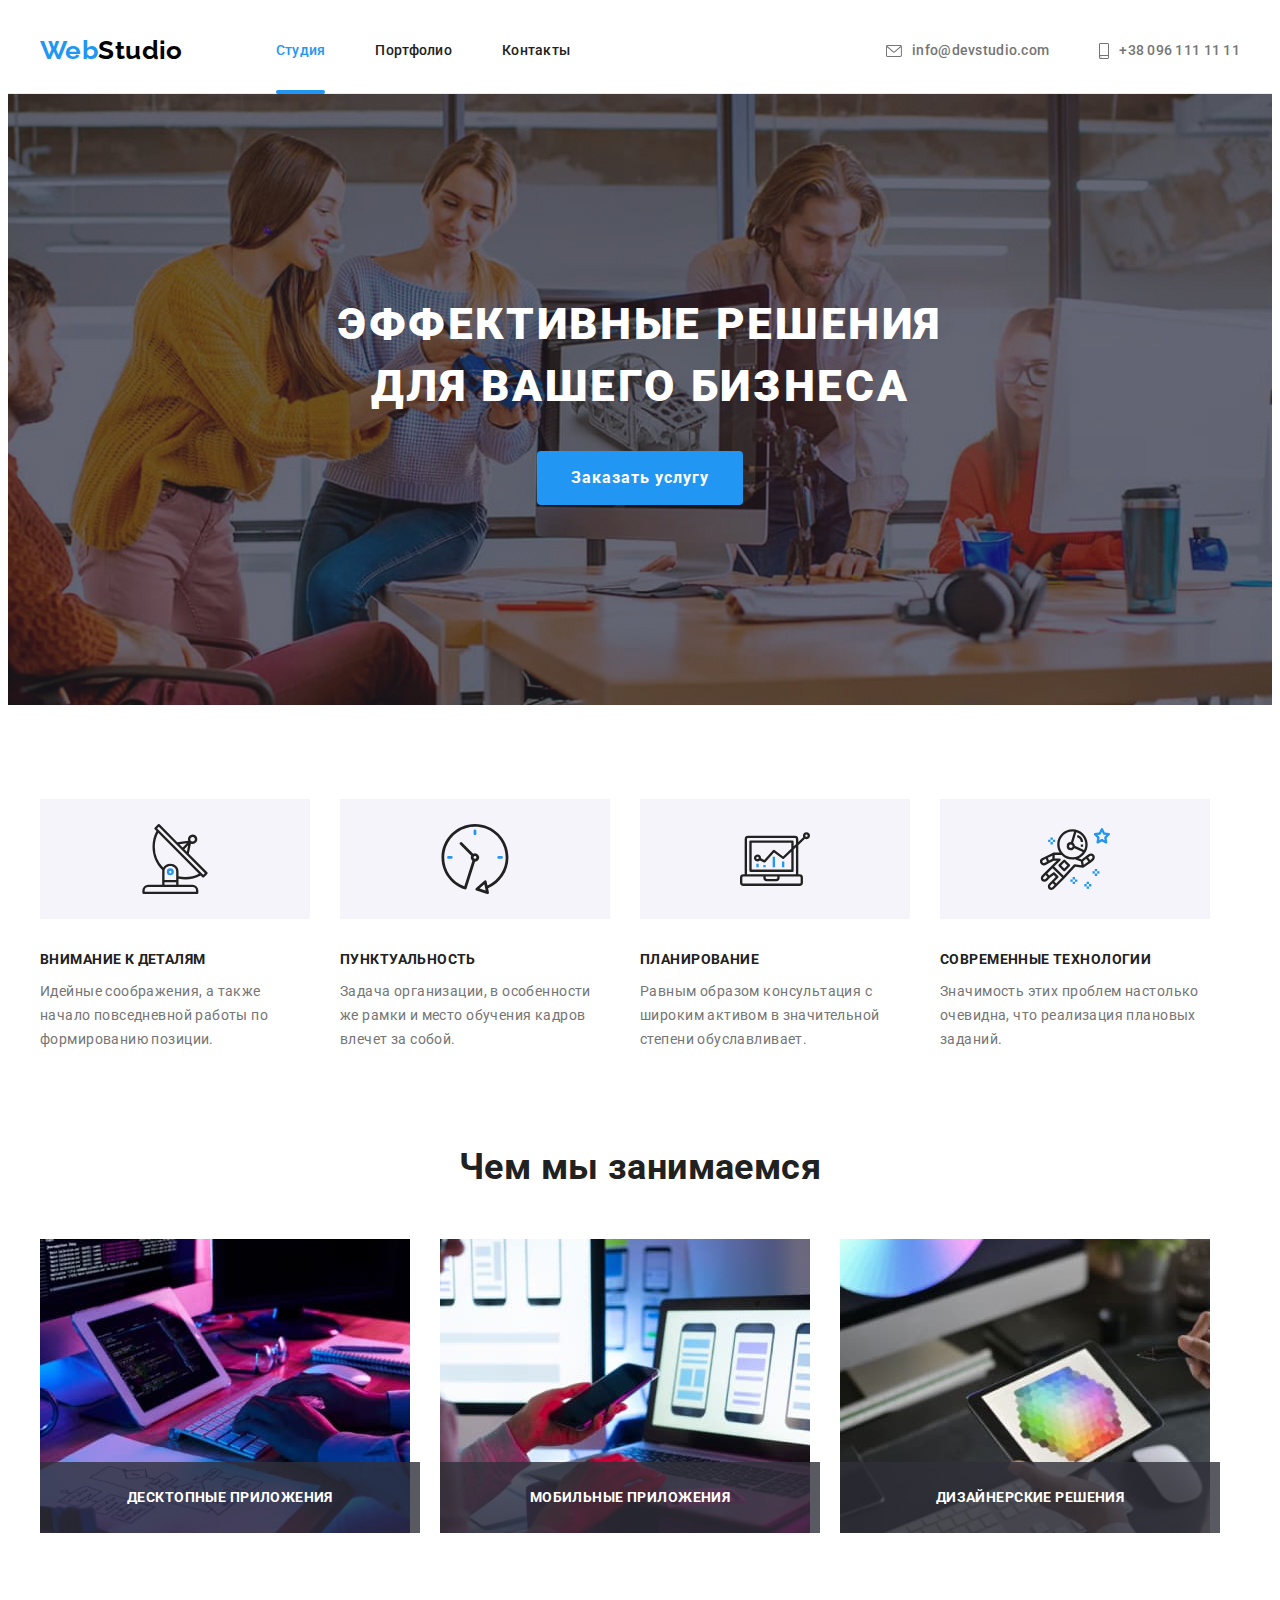
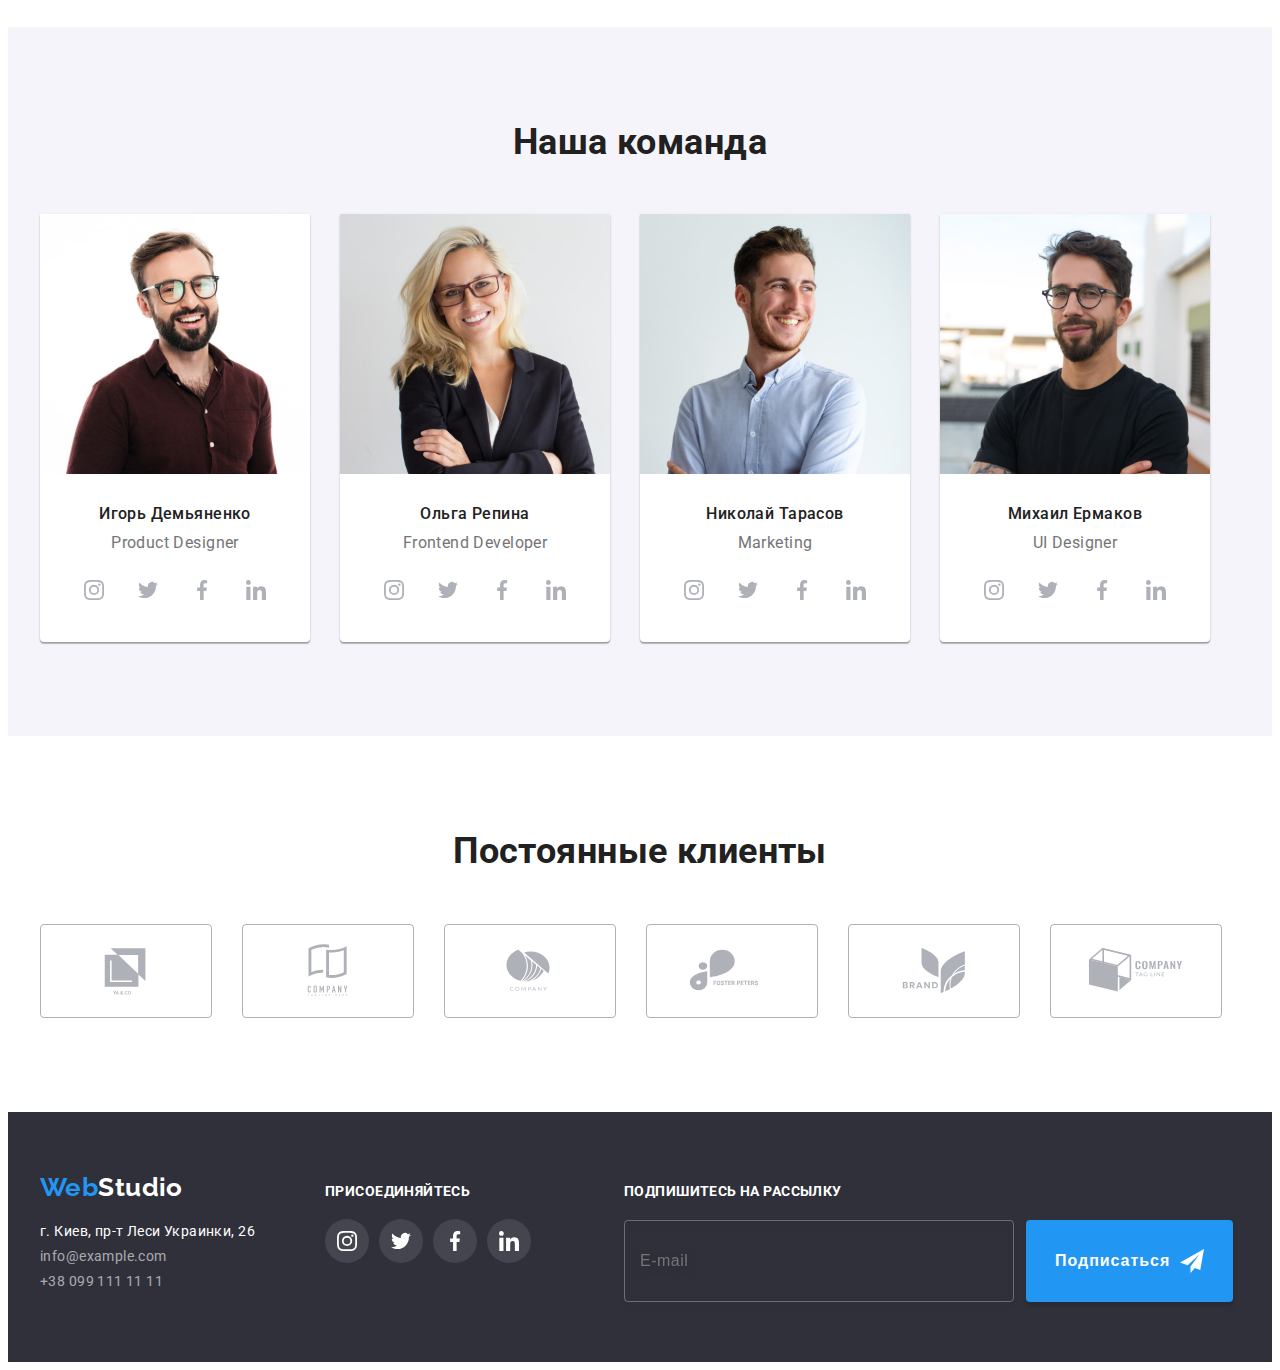
<file: index.html>
<!DOCTYPE html>
<html lang="ru">
  <head>
    <meta charset="UTF-8" />
    <meta http-equiv="X-UA-Compatible" content="IE=edge" />
    <meta name="viewport" content="width=device-width, initial-scale=1.0" />
    <title>Студія</title>
    <link rel="preconnect" href="https://fonts.googleapis.com" />
    <link rel="preconnect" href="https://fonts.gstatic.com" crossorigin />
    <link
      href="https://fonts.googleapis.com/css2?family=Raleway:wght@700&family=Roboto:wght@400;500;700;900&display=swap"
      rel="stylesheet"
    />
    <link
      rel="stylesheet"
      href="https://cdnjs.cloudflare.com/ajax/libs/modern-normalize/1.1.0/modern-normalize.min.css"
      integrity="sha512-wpPYUAdjBVSE4KJnH1VR1HeZfpl1ub8YT/NKx4PuQ5NmX2tKuGu6U/JRp5y+Y8XG2tV+wKQpNHVUX03MfMFn9Q=="
      crossorigin="anonymous"
      referrerpolicy="no-referrer"
    />
    <link rel="stylesheet" href="./css/styles.css" />
  </head>
  <body>
    <header class="page-header">
      <div class="container">
        <nav>
          <a href="./index.html" lang="en" class="link logo"
            ><span class="logo-accent">Web</span><span class="logo-main">Studio</span></a
          >
          <ul class="list site-nav">
            <li class="item"><a href="./index.html" class="link current">Студия</a></li>
            <li class="item"><a href="./portfolio.html" class="link">Портфолио</a></li>
            <li class="item"><a href="#" class="link">Контакты</a></li>
          </ul>
        </nav>

        <ul class="list contact-nav">
          <li class="item">
            <a href="mailto:info@devstudio.com" class="link"
              ><svg width="16" height="12 " class="icon-nav">
                <use href="./images/icons.svg#icon-mail"></use></svg
              >info@devstudio.com</a
            >
          </li>
          <li class="item">
            <a href="tel:+380961111111" class="link"
              ><svg width="10" height="16 " class="icon-nav">
                <use href="./images/icons.svg#icon-phone"></use></svg
              >+38 096 111 11 11</a
            >
          </li>
        </ul>
      </div>
    </header>

    <main>
      <section class="hero">
        <h1 class="hero-title">Эффективные решения для вашего бизнеса</h1>
        <button type="button" class="button" data-modal-open>Заказать услугу</button>
      </section>

      <section class="benefits section">
        <div class="container">
          <h2 class="visually-hidden">Наши преимущества</h2>
          <ul class="list">
            <li class="item">
              <div class="benefits-icon">
                <svg height="70" width="70">
                  <use href="./images/icons.svg#icon-antenna"></use>
                </svg>
              </div>
              <h3 class="title">Внимание к деталям</h3>
              <p class="text">
                Идейные соображения, а также начало повседневной работы по формированию позиции.
              </p>
            </li>
            <li class="item">
              <div class="benefits-icon">
                <svg height="70" width="70">
                  <use href="./images/icons.svg#icon-clock"></use>
                </svg>
              </div>
              <h3 class="title">Пунктуальность</h3>
              <p class="text">
                Задача организации, в особенности же рамки и место обучения кадров влечет за собой.
              </p>
            </li>
            <li class="item">
              <div class="benefits-icon">
                <svg height="70" width="70">
                  <use href="./images/icons.svg#icon-diagram"></use>
                </svg>
              </div>
              <h3 class="title">Планирование</h3>
              <p class="text">
                Равным образом консультация с широким активом в значительной степени обуславливает.
              </p>
            </li>
            <li class="item">
              <div class="benefits-icon">
                <svg height="70" width="70">
                  <use href="./images/icons.svg#icon-astronaut"></use>
                </svg>
              </div>
              <h3 class="title">Современные технологии</h3>
              <p class="text">
                Значимость этих проблем настолько очевидна, что реализация плановых заданий.
              </p>
            </li>
          </ul>
        </div>
      </section>

      <section class="about-us section">
        <div class="container">
          <h2 class="title">Чем мы занимаемся</h2>
          <ul class="list">
            <li class="item">
              <img src="./images/img-1.jpg" alt="Программист пишет код" width="370" height="294" />
              <p class="text">Десктопные приложения</p>
            </li>
            <li class="item">
              <img
                src="./images/img-2.jpg"
                alt="Дизайнер разрабатывает мобильный дизайн"
                width="370"
                height="294"
              />
              <p class="text">Мобильные приложения</p>
            </li>
            <li class="item">
              <img
                src="./images/img-3.jpg"
                alt="Дизайнер выбирает цвет на планшете"
                width="370"
                height="294"
              />
              <p class="text">Дизайнерские решения</p>
            </li>
          </ul>
        </div>
      </section>

      <section class="command section">
        <div class="container">
          <h2 class="title">Наша команда</h2>
          <ul class="list">
            <li class="command-card">
              <img
                src="./images/photo-1.jpg"
                alt="Игоря Демьяненко, фото"
                width="270"
                height="260"
                class="photo"
              />
              <h3 class="title">Игорь Демьяненко</h3>
              <p class="text">Product Designer</p>
              <ul class="command-social list">
                <li class="command-icon-box">
                  <a href="https://www.instagram.com/" class="command-icon-link link"
                    ><svg width="20" height="20" class="command-icon">
                      <use href="./images/icons.svg#icon-instagram"></use></svg
                  ></a>
                </li>
                <li class="command-icon-box">
                  <a href="https://twitter.com/" class="command-icon-link link"
                    ><svg width="20" height="20" class="command-icon">
                      <use href="./images/icons.svg#icon-twitter"></use></svg
                  ></a>
                </li>
                <li class="command-icon-box">
                  <a href="https://www.facebook.com/" class="command-icon-link link"
                    ><svg width="20" height="20" class="command-icon">
                      <use href="./images/icons.svg#icon-facebook"></use></svg
                  ></a>
                </li>
                <li class="command-icon-box">
                  <a href="https://www.linkedin.com/" class="command-icon-link link"
                    ><svg width="20" height="20" class="command-icon">
                      <use href="./images/icons.svg#icon-linkedin"></use></svg
                  ></a>
                </li>
              </ul>
            </li>
            <li class="command-card">
              <img
                src="./images/photo-2.jpg"
                alt="Ольга Репина, фото"
                width="270"
                height="260"
                class="photo"
              />
              <h3 class="title">Ольга Репина</h3>
              <p class="text">Frontend Developer</p>
              <ul class="command-social list">
                <li class="command-icon-box">
                  <a href="https://www.instagram.com/" class="command-icon-link link"
                    ><svg width="20" height="20" class="command-icon">
                      <use href="./images/icons.svg#icon-instagram"></use></svg
                  ></a>
                </li>
                <li class="command-icon-box">
                  <a href="https://twitter.com/" class="command-icon-link link"
                    ><svg width="20" height="20" class="command-icon">
                      <use href="./images/icons.svg#icon-twitter"></use></svg
                  ></a>
                </li>
                <li class="command-icon-box">
                  <a href="https://www.facebook.com/" class="command-icon-link link"
                    ><svg width="20" height="20" class="command-icon">
                      <use href="./images/icons.svg#icon-facebook"></use></svg
                  ></a>
                </li>
                <li class="command-icon-box">
                  <a href="https://www.linkedin.com/" class="command-icon-link link"
                    ><svg width="20" height="20" class="command-icon">
                      <use href="./images/icons.svg#icon-linkedin"></use></svg
                  ></a>
                </li>
              </ul>
            </li>
            <li class="command-card">
              <img
                src="./images/photo-3.jpg"
                alt="Николай Тарасов, фото"
                width="270"
                height="260"
                class="photo"
              />
              <h3 class="title">Николай Тарасов</h3>
              <p class="text">Marketing</p>
              <ul class="command-social list">
                <li class="command-icon-box">
                  <a href="https://www.instagram.com/" class="command-icon-link link"
                    ><svg width="20" height="20" class="command-icon">
                      <use href="./images/icons.svg#icon-instagram"></use></svg
                  ></a>
                </li>
                <li class="command-icon-box">
                  <a href="https://twitter.com/" class="command-icon-link link"
                    ><svg width="20" height="20" class="command-icon">
                      <use href="./images/icons.svg#icon-twitter"></use></svg
                  ></a>
                </li>
                <li class="command-icon-box">
                  <a href="https://www.facebook.com/" class="command-icon-link link"
                    ><svg width="20" height="20" class="command-icon">
                      <use href="./images/icons.svg#icon-facebook"></use></svg
                  ></a>
                </li>
                <li class="command-icon-box">
                  <a href="https://www.linkedin.com/" class="command-icon-link link"
                    ><svg width="20" height="20" class="command-icon">
                      <use href="./images/icons.svg#icon-linkedin"></use></svg
                  ></a>
                </li>
              </ul>
            </li>
            <li class="command-card">
              <img
                src="./images/photo-4.jpg"
                alt="Михаил Ермаков, фото"
                width="270"
                height="260"
                class="photo"
              />
              <h3 class="title">Михаил Ермаков</h3>
              <p class="text">UI Designer</p>
              <ul class="command-social list">
                <li class="command-icon-box">
                  <a href="https://www.instagram.com/" class="command-icon-link link"
                    ><svg width="20" height="20" class="command-icon">
                      <use href="./images/icons.svg#icon-instagram"></use></svg
                  ></a>
                </li>
                <li class="command-icon-box">
                  <a href="https://twitter.com/" class="command-icon-link link"
                    ><svg width="20" height="20" class="command-icon">
                      <use href="./images/icons.svg#icon-twitter"></use></svg
                  ></a>
                </li>
                <li class="command-icon-box">
                  <a href="https://www.facebook.com/" class="command-icon-link link"
                    ><svg width="20" height="20" class="command-icon">
                      <use href="./images/icons.svg#icon-facebook"></use></svg
                  ></a>
                </li>
                <li class="command-icon-box">
                  <a href="https://www.linkedin.com/" class="command-icon-link link"
                    ><svg width="20" height="20" class="command-icon">
                      <use href="./images/icons.svg#icon-linkedin"></use></svg
                  ></a>
                </li>
              </ul>
            </li>
          </ul>
        </div>
      </section>

      <section class="clients section">
        <h2 class="title">Постоянные клиенты</h2>

        <div class="container">
          <ul class="list clients">
            <li class="clients-icon-box">
              <a href="#" class="clients-icon-link link"
                ><svg width="106" height="60" class="clients-icon">
                  <use href="./images/icons.svg#icon-logo-1"></use></svg
              ></a>
            </li>
            <li class="clients-icon-box">
              <a href="#" class="clients-icon-link link"
                ><svg width="106" height="60" class="clients-icon">
                  <use href="./images/icons.svg#icon-logo-2"></use></svg
              ></a>
            </li>
            <li class="clients-icon-box">
              <a href="#" class="clients-icon-link link"
                ><svg width="106" height="60" class="clients-icon">
                  <use href="./images/icons.svg#icon-logo-3"></use></svg
              ></a>
            </li>
            <li class="clients-icon-box">
              <a href="#" class="clients-icon-link link"
                ><svg width="106" height="60" class="clients-icon">
                  <use href="./images/icons.svg#icon-logo-4"></use></svg
              ></a>
            </li>
            <li class="clients-icon-box">
              <a href="#" class="clients-icon-link link"
                ><svg width="106" height="60" class="clients-icon">
                  <use href="./images/icons.svg#icon-logo-5"></use></svg
              ></a>
            </li>
            <li class="clients-icon-box">
              <a href="#" class="clients-icon-link link"
                ><svg width="106" height="60" class="clients-icon">
                  <use href="./images/icons.svg#icon-logo-6"></use></svg
              ></a>
            </li>
          </ul>
        </div>
      </section>
    </main>

    <footer class="footer">
      <div class="container">
        <div class="contact">
          <a href="#" lang="en" class="link logo"
            ><span class="logo-accent">Web</span><span class="logo-invert">Studio</span></a
          >
          <address class="footer-contacts">
            <ul class="list">
              <li class="item">
                <a href="https://bit.ly/3pXMvUd" class="link address"
                  >г. Киев, пр-т Леси Украинки, 26</a
                >
              </li>
              <li class="item">
                <a href="mailto:info@example.com" class="link">info@example.com</a>
              </li>
              <li class="item"><a href="tel:+380991111111" class="link">+38 099 111 11 11</a></li>
            </ul>
          </address>
        </div>

        <div class="social">
          <p class="title">присоединяйтесь</p>

          <ul class="social-list list">
            <li class="icon-box">
              <a href="https://www.instagram.com/" class="command-icon-link link"
                ><svg width="20" height="20" class="icon">
                  <use href="./images/icons.svg#icon-instagram"></use></svg
              ></a>
            </li>
            <li class="icon-box">
              <a href="https://twitter.com/" class="command-icon-link link"
                ><svg width="20" height="20" class="icon">
                  <use href="./images/icons.svg#icon-twitter"></use></svg
              ></a>
            </li>
            <li class="icon-box">
              <a href="https://www.facebook.com/" class="command-icon-link link"
                ><svg width="20" height="20" class="icon">
                  <use href="./images/icons.svg#icon-facebook"></use></svg
              ></a>
            </li>
            <li class="icon-box">
              <a href="https://www.linkedin.com/" class="command-icon-link link"
                ><svg width="20" height="20" class="icon">
                  <use href="./images/icons.svg#icon-linkedin"></use></svg
              ></a>
            </li>
          </ul>
        </div>

        <div class="subscribe">
          <p class="title subscribe-title">Подпишитесь на рассылку</p>
          <form class="subscribe-form">
            <input type="email" name="subscribe-mail" class="subscribe-mail" placeholder="E-mail" />
            <button type="submit" class="subscribe-button">
              <span class="subscribe-button-text">Подписаться</span
              ><svg width="24" height="24"><use href="./images/icons.svg#icon-send"></use></svg>
            </button>
          </form>
        </div>
      </div>
    </footer>
    <div class="overlay is-hidden" data-modal>
      <div class="modal">
        <button type="button" class="modal-close" data-modal-close>
          <svg width="11" height="11">
            <use href="./images/icons.svg#icon-close" class="close-icon"></use>
          </svg>
        </button>

        <p class="modal-title title">Оставьте свои данные, мы вам перезвоним</p>

        <form class="modal-form">
          <div class="modal-inputs">
            <div class="modal-field">
              <label for="user-name" class="modal-label">Имя</label>
              <div class="input-wrap">
                <input type="text" name="user-name" id="user-name" class="modal-input" />
                <svg class="input-icon" width="18" height="18">
                  <use href="./images/icons.svg#icon-user-name"></use>
                </svg>
              </div>
            </div>

            <div class="modal-field">
              <label for="user-phone" class="modal-label">Телефон</label>
              <div class="input-wrap">
                <input type="tel" name="user-phone" id="user-phone" class="modal-input" />
                <svg class="input-icon" width="18" height="18">
                  <use href="./images/icons.svg#icon-user-phone"></use>
                </svg>
              </div>
            </div>

            <div class="modal-field">
              <label for="user-mail" class="modal-label">Почта</label>
              <div class="input-wrap">
                <input type="email" name="user-mail" id="user-mail" class="modal-input" />
                <svg class="input-icon" width="18" height="18">
                  <use href="./images/icons.svg#icon-user-mail"></use>
                </svg>
              </div>
            </div>

            <div class="modal-field textarea">
              <label for="user-text" class="modal-label">Комментарий</label>
              <textarea
                name="user-text"
                id="user-text"
                class="input-textarea"
                placeholder="Введите текст"
              ></textarea>
            </div>
          </div>

          <div class="modal-field check">
            <input type="checkbox" name="policy" id="policy" class="visually-hidden input-check" />
            <label for="policy" class="check-text">
              <span>
                <svg class="check-icon" width="14" height="13">
                  <use href="./images/icons.svg#icon-check"></use>
                </svg>
              </span>
              Соглашаюсь с рассылкой и принимаю&nbsp
              <a href="#" class="offer-link">Условия договора</a>
            </label>
          </div>
          <div class="button-wrap">
            <button type="submit" class="modal-button">Отправить</button>
          </div>
        </form>
      </div>
    </div>

    <script src="./js/modal.js"></script>
  </body>
</html>
</file>
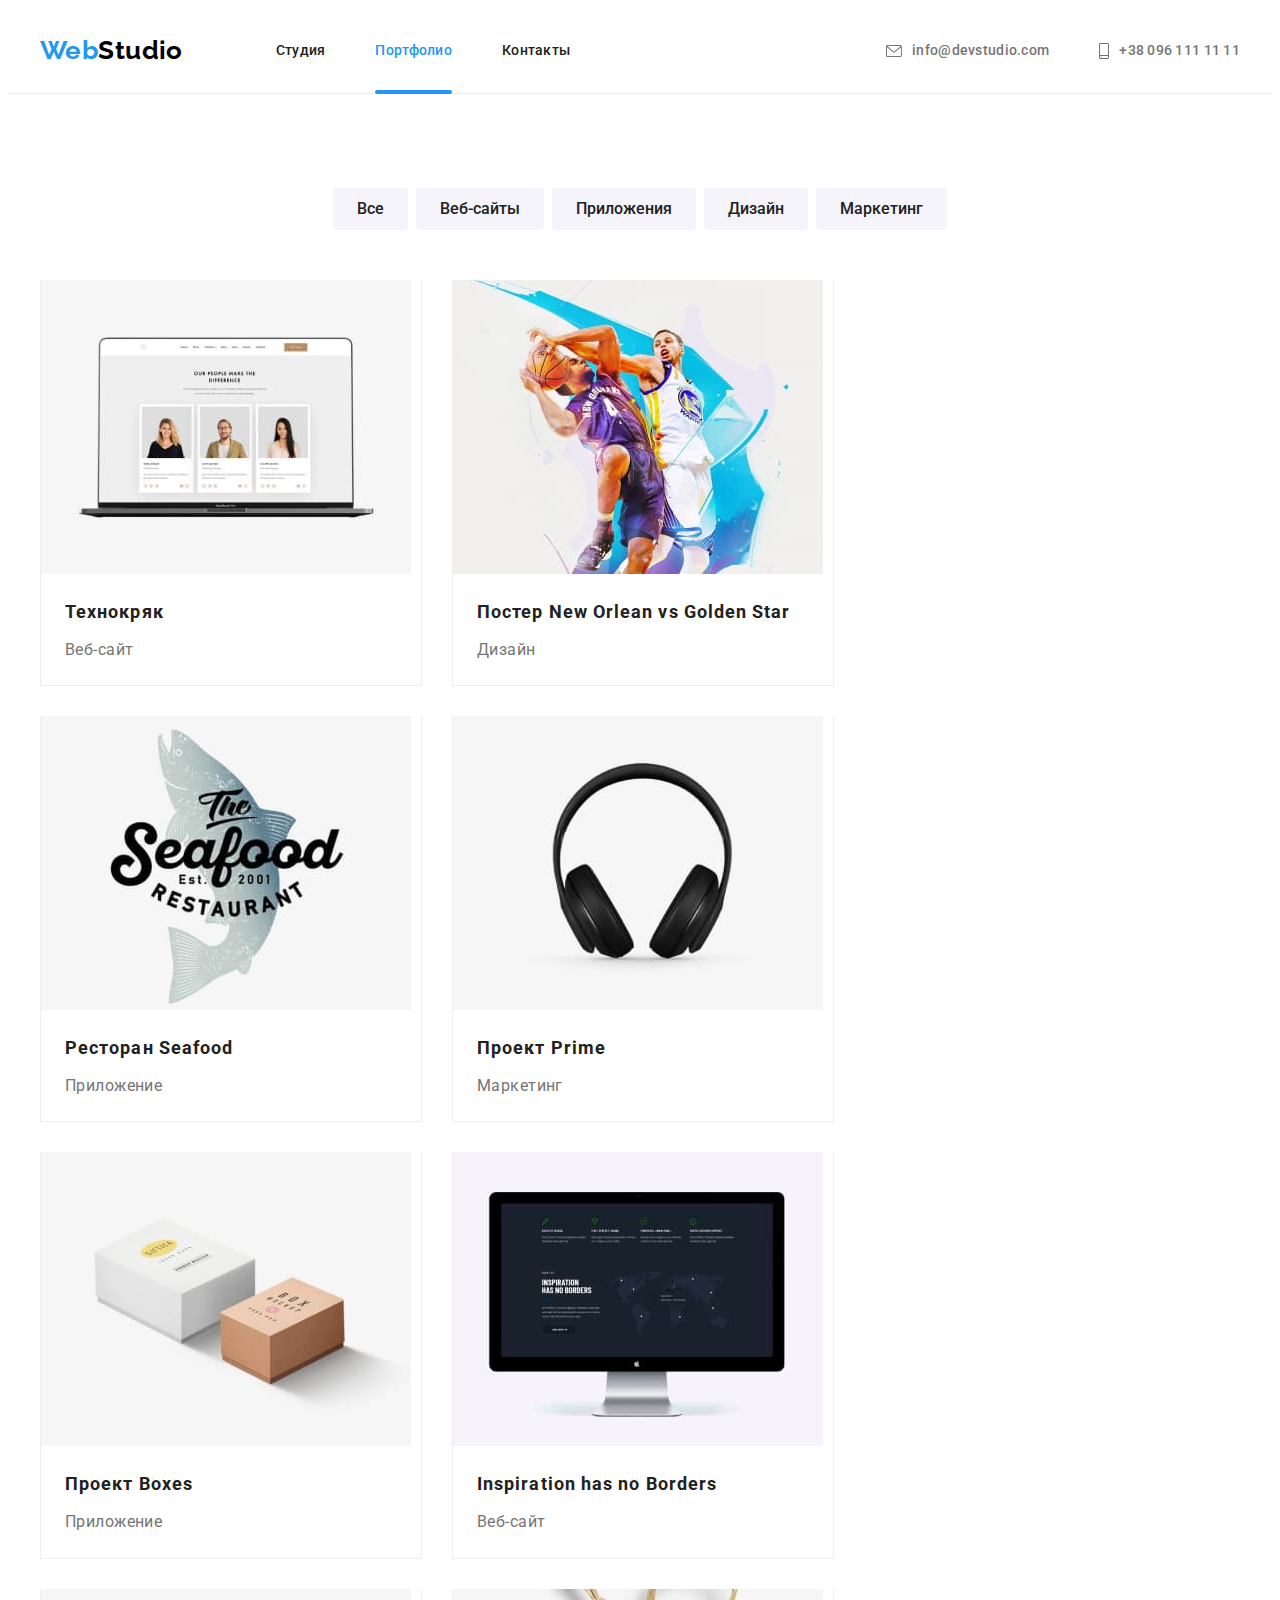
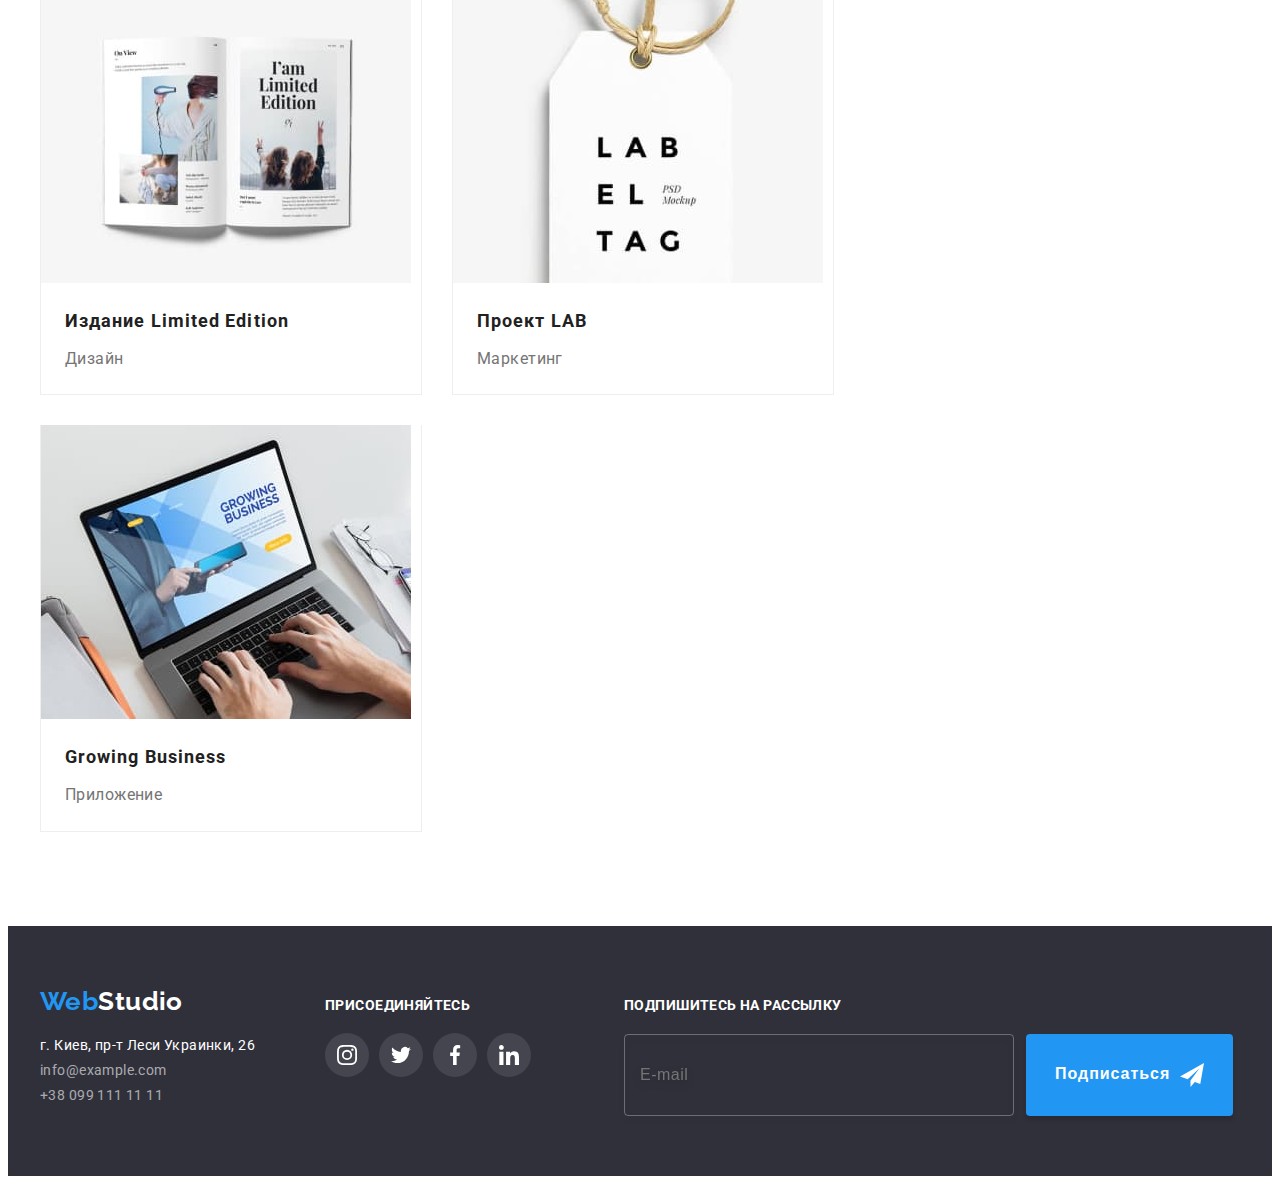
<file: portfolio.html>
<!DOCTYPE html>
<html lang="ru">
  <head>
    <meta charset="UTF-8" />
    <meta http-equiv="X-UA-Compatible" content="IE=edge" />
    <meta name="viewport" content="width=device-width, initial-scale=1.0" />
    <title>Портфоліо</title>
    <link rel="preconnect" href="https://fonts.googleapis.com" />
    <link rel="preconnect" href="https://fonts.gstatic.com" crossorigin />
    <link
      href="https://fonts.googleapis.com/css2?family=Raleway:wght@700&family=Roboto:wght@400;500;700;900&display=swap"
      rel="stylesheet"
    />
    <link
      rel="stylesheet"
      href="https://cdnjs.cloudflare.com/ajax/libs/modern-normalize/1.1.0/modern-normalize.min.css"
      integrity="sha512-wpPYUAdjBVSE4KJnH1VR1HeZfpl1ub8YT/NKx4PuQ5NmX2tKuGu6U/JRp5y+Y8XG2tV+wKQpNHVUX03MfMFn9Q=="
      crossorigin="anonymous"
      referrerpolicy="no-referrer"
    />
    <link rel="stylesheet" href="./css/styles.css" />
  </head>
  <body>
    <header class="page-header">
      <div class="container">
        <nav>
          <a href="./index.html" lang="en" class="link logo"
            ><span class="logo-accent">Web</span><span class="logo-main">Studio</span></a
          >
          <ul class="list site-nav">
            <li class="item"><a href="./index.html" class="link">Студия</a></li>
            <li class="item"><a href="./portfolio.html" class="link current">Портфолио</a></li>
            <li class="item"><a href="#" class="link">Контакты</a></li>
          </ul>
        </nav>

        <ul class="list contact-nav">
          <li class="item">
            <a href="mailto:info@devstudio.com" class="link"
              ><svg width="16" height="12 " class="icon-nav">
                <use href="./images/icons.svg#icon-mail"></use></svg
              >info@devstudio.com</a
            >
          </li>
          <li class="item">
            <a href="tel:+380961111111" class="link"
              ><svg width="10" height="16 " class="icon-nav">
                <use href="./images/icons.svg#icon-phone"></use></svg
              >+38 096 111 11 11</a
            >
          </li>
        </ul>
      </div>
    </header>

    <main>
      <section class="portfolio section">
        <div class="container">
          <h1 class="visually-hidden">Портфолио</h1>

          <ul class="list menu">
            <li class="item"><button class="button-menu">Все</button></li>
            <li class="item"><button class="button-menu">Веб-сайты</button></li>
            <li class="item"><button class="button-menu">Приложения</button></li>
            <li class="item"><button class="button-menu">Дизайн</button></li>
            <li class="item"><button class="button-menu">Маркетинг</button></li>
          </ul>

          <ul class="list cards">
            <li class="portfolio-card">
              <div class="wrapper">
                <img
                  src="./images/portfolio-img-1.jpg"
                  alt="Сайт Технокряк"
                  width="370"
                  class="img"
                />
                <p class="hidden-text text">
                  Ресурс предлагает комплексные предложения с разным уровнем функционала и сервисов.
                  Все это позволит посетителю получить исчерпывающие сведения о компании или частном
                  лице.
                </p>
              </div>
              <div class="content">
                <h2 class="title">Технокряк</h2>
                <p class="text">Веб-сайт</p>
              </div>
            </li>
            <li class="portfolio-card">
              <div class="wrapper">
                <img
                  src="./images/portfolio-img-2.jpg"
                  alt="Постер New Orlean vs Golden Star"
                  width="370"
                  class="img"
                />
                <p class="hidden-text text">
                  Ресурс предлагает комплексные предложения с разным уровнем функционала и сервисов.
                  Все это позволит посетителю получить исчерпывающие сведения о компании или частном
                  лице.
                </p>
              </div>
              <div class="content">
                <h2 class="title">Постер New Orlean vs Golden Star</h2>
                <p class="text">Дизайн</p>
              </div>
            </li>
            <li class="portfolio-card">
              <div class="wrapper">
                <img
                  src="./images/portfolio-img-3.jpg"
                  alt="Логотип ресторана Seafood"
                  width="370"
                  class="img"
                />
                <p class="hidden-text text">
                  Ресурс предлагает комплексные предложения с разным уровнем функционала и сервисов.
                  Все это позволит посетителю получить исчерпывающие сведения о компании или частном
                  лице.
                </p>
              </div>
              <div class="content">
                <h2 class="title">Ресторан Seafood</h2>
                <p class="text">Приложение</p>
              </div>
            </li>
            <li class="portfolio-card">
              <div class="wrapper">
                <img src="./images/portfolio-img-4.jpg" alt="Наушники" width="370" class="img" />
                <p class="hidden-text text">
                  Ресурс предлагает комплексные предложения с разным уровнем функционала и сервисов.
                  Все это позволит посетителю получить исчерпывающие сведения о компании или частном
                  лице.
                </p>
              </div>
              <div class="content">
                <h2 class="title">Проект Prime</h2>
                <p class="text">Маркетинг</p>
              </div>
            </li>
            <li class="portfolio-card">
              <div class="wrapper">
                <img src="./images/portfolio-img-5.jpg" alt="Коробки" width="370" class="img" />
                <p class="hidden-text text">
                  Ресурс предлагает комплексные предложения с разным уровнем функционала и сервисов.
                  Все это позволит посетителю получить исчерпывающие сведения о компании или частном
                  лице.
                </p>
              </div>
              <div class="content">
                <h2 class="title">Проект Boxes</h2>
                <p class="text">Приложение</p>
              </div>
            </li>
            <li class="portfolio-card">
              <div class="wrapper">
                <img
                  src="./images/portfolio-img-6.jpg"
                  alt="Веб-сайт Inspiration has no Borders"
                  width="370"
                  class="img"
                />
                <p class="hidden-text text">
                  Ресурс предлагает комплексные предложения с разным уровнем функционала и сервисов.
                  Все это позволит посетителю получить исчерпывающие сведения о компании или частном
                  лице.
                </p>
              </div>
              <div class="content">
                <h2 class="title">Inspiration has no Borders</h2>
                <p class="text">Веб-сайт</p>
              </div>
            </li>
            <li class="portfolio-card">
              <div class="wrapper">
                <img
                  src="./images/portfolio-img-7.jpg"
                  alt="Издание Limited Edition"
                  width="370"
                  class="img"
                />
                <p class="hidden-text text">
                  Ресурс предлагает комплексные предложения с разным уровнем функционала и сервисов.
                  Все это позволит посетителю получить исчерпывающие сведения о компании или частном
                  лице.
                </p>
              </div>
              <div class="content">
                <h2 class="title">Издание Limited Edition</h2>
                <p class="text">Дизайн</p>
              </div>
            </li>
            <li class="portfolio-card">
              <div class="wrapper">
                <img
                  src="./images/portfolio-img-8.jpg"
                  alt="Бирка LAB EL TAG"
                  width="370"
                  class="img"
                />
                <p class="hidden-text text">
                  Ресурс предлагает комплексные предложения с разным уровнем функционала и сервисов.
                  Все это позволит посетителю получить исчерпывающие сведения о компании или частном
                  лице.
                </p>
              </div>
              <div class="content">
                <h2 class="title">Проект LAB</h2>
                <p class="text">Маркетинг</p>
              </div>
            </li>
            <li class="portfolio-card">
              <div class="wrapper">
                <img
                  src="./images/portfolio-img-9.jpg"
                  alt="Приложение Growing Business"
                  width="370"
                  class="img"
                />
                <p class="hidden-text text">
                  Ресурс предлагает комплексные предложения с разным уровнем функционала и сервисов.
                  Все это позволит посетителю получить исчерпывающие сведения о компании или частном
                  лице.
                </p>
              </div>
              <div class="content">
                <h2 class="title">Growing Business</h2>
                <p class="text">Приложение</p>
              </div>
            </li>
          </ul>
        </div>
      </section>
    </main>

    <footer class="footer">
      <div class="container">
        <div class="contact">
          <a href="#" lang="en" class="link logo"
            ><span class="logo-accent">Web</span><span class="logo-invert">Studio</span></a
          >
          <address class="footer-contacts">
            <ul class="list">
              <li class="item">
                <a href="https://bit.ly/3pXMvUd" class="link address"
                  >г. Киев, пр-т Леси Украинки, 26</a
                >
              </li>
              <li class="item">
                <a href="mailto:info@example.com" class="link">info@example.com</a>
              </li>
              <li class="item"><a href="tel:+380991111111" class="link">+38 099 111 11 11</a></li>
            </ul>
          </address>
        </div>

        <div class="social">
          <p class="title">присоединяйтесь</p>

          <ul class="social-list list">
            <li class="icon-box">
              <a href="https://www.instagram.com/" class="command-icon-link link"
                ><svg width="20" height="20" class="icon">
                  <use href="./images/icons.svg#icon-instagram"></use></svg
              ></a>
            </li>
            <li class="icon-box">
              <a href="https://twitter.com/" class="command-icon-link link"
                ><svg width="20" height="20" class="icon">
                  <use href="./images/icons.svg#icon-twitter"></use></svg
              ></a>
            </li>
            <li class="icon-box">
              <a href="https://www.facebook.com/" class="command-icon-link link"
                ><svg width="20" height="20" class="icon">
                  <use href="./images/icons.svg#icon-facebook"></use></svg
              ></a>
            </li>
            <li class="icon-box">
              <a href="https://www.linkedin.com/" class="command-icon-link link"
                ><svg width="20" height="20" class="icon">
                  <use href="./images/icons.svg#icon-linkedin"></use></svg
              ></a>
            </li>
          </ul>
        </div>

        <div class="subscribe">
          <p class="title subscribe-title">Подпишитесь на рассылку</p>
          <form class="subscribe-form">
            <input type="email" name="subscribe-mail" class="subscribe-mail" placeholder="E-mail">
            <button type="submit" class="subscribe-button"><span class="subscribe-button-text">Подписаться</span><svg width="24" height="24"><use href="./images/icons.svg#icon-send"></use></svg></button>
          </form>
        </div>
      </div>
    </footer>
  </body>
</html>
</file>
<file: css/styles.css>
/* Переменные */

:root {
  --primary-background-color: #ffffff;
  --secondary-background-color: #f5f4fa;
  --primary-text-color: #757575;
  --secondary-text-color: #212121;
  --accent: #2196f3;
  --button-hover: #188ce8;
  --logo-color: #000000;
  --input-text-color: #000000;
  --invert-text-color: #ffffff;
  --third-text-color: rgba(255, 255, 255, 0.6);
  --third-background-color: #2f303a;
  --header-border: #ececec;
  --card-set-gap: 30px;
  --icon-color: #afb1b8;
  --main-transition: 250ms cubic-bezier(0.4, 0, 0.2, 1);
}

/* Общие стили и стили для сброса */
body {
  font-family: 'Roboto', sans-serif;
  background-color: var(--primary-background-color);
  color: var(--primary-text-color);
  font-size: 14px;
  letter-spacing: 0.03em;
}

.visually-hidden {
  position: absolute;
  width: 1px;
  height: 1px;
  margin: -1px;
  border: 0;
  padding: 0;

  white-space: nowrap;
  clip-path: inset(100%);
  clip: rect(0 0 0 0);
  overflow: hidden;
}

.container {
  width: 1200px;
  padding-left: 15px;
  padding-right: 15px;
  margin-left: auto;
  margin-right: auto;
}

.section {
  padding-top: 94px;
  padding-bottom: 94px;
}

img {
  display: block;
  max-width: 100%;
  height: auto;
}

.list {
  list-style: none;
  padding: 0;
  margin: 0;
}

.title {
  color: var(--secondary-text-color);
  margin: 0;
}

.text {
  margin: 0;
}

.link {
  text-decoration: none;
}

.logo {
  font-family: 'Raleway', sans-serif;
  font-weight: 700;
  font-size: 26px;
  line-height: 1.2;
}

/* Хедер */
.page-header {
  border-bottom: 1px solid var(--header-border);
}

.page-header > .container {
  display: flex;
  align-items: center;
}

.page-header nav {
  display: flex;
  align-items: center;
}

.page-header .logo {
  margin-right: 93px;
}

.logo-accent {
  color: var(--accent);
}

.logo-main {
  color: var(--logo-color);
}

.site-nav,
.contact-nav {
  display: flex;
  margin-left: auto;
}

.site-nav .item:not(:last-child),
.contact-nav .item:not(:last-child) {
  margin-right: 50px;
}

.icon-nav {
  fill: currentColor;
  margin-right: 10px;
}

.site-nav .link {
  display: inline-block;

  color: var(--secondary-text-color);

  padding-top: 32px;
  padding-bottom: 32px;

  font-weight: 500;
  line-height: 1.14;
  letter-spacing: 0.02em;
  transition: color var(--main-transition);
}

.site-nav .link:hover,
.site-nav .link:focus {
  color: var(--accent);
}

.site-nav .current {
  position: relative;
  color: var(--accent);
}

.site-nav .current::after {
  position: absolute;
  content: '';
  width: 100%;
  height: 4px;
  border-radius: 2px;
  bottom: -4px;
  left: 0;
  background-color: var(--accent);
}

.contact-nav .link {
  display: flex;
  align-items: center;
  color: var(--primary-text-color);

  padding-top: 32px;
  padding-bottom: 32px;

  font-weight: 500;
  line-height: 1.5;
  letter-spacing: 0.02em;

  transition: color var(--main-transition);
}

.contact-nav .link:hover,
.contact-nav .link:focus {
  color: var(--accent);
}

/* Футер */
.footer {
  background-color: var(--third-background-color);
  padding-top: 60px;
  padding-bottom: 60px;
}

.footer .container {
  display: flex;
  align-items: baseline;
}

.footer .contact {
  margin-right: 70px;
}

.footer .link.logo {
  display: inline-block;
  margin-bottom: 20px;
}

.logo-invert {
  color: var(--invert-text-color);
}

.footer-contacts {
  font-style: normal;
}

.footer-contacts .item:not(:last-child) {
  margin-bottom: 9px;
}

.footer-contacts .link {
  color: var(--third-text-color);
  transition: color var(--main-transition);
}

.footer-contacts .link:hover,
.footer-contacts .link:focus {
  color: var(--accent);
}

.footer-contacts .address {
  color: var(--invert-text-color);
}

.footer .social {
  margin-right: 93px;
}

.social .title {
  font-weight: 700;
  font-size: 14px;
  line-height: 1.15;
  text-transform: uppercase;
  color: var(--invert-text-color);
  margin-bottom: 20px;
}

.social-list {
  display: flex;
}

.footer .icon-box {
  display: flex;
  width: 44px;
  height: 44px;
  background-color: rgba(255, 255, 255, 0.1);
  border-radius: 50%;
  justify-content: center;
  align-items: center;
  transition: background-color var(--main-transition);
}

.footer .icon-box:not(:last-child) {
  margin-right: 10px;
}

.footer .icon-box > .link {
  display: flex;
  fill: var(--invert-text-color);
}

.footer .icon-box:hover {
  background-color: var(--accent);
}

/* Герой */
.hero {
  background-color: var(--third-background-color);
  background-image: linear-gradient(to right, rgba(47, 48, 58, 0.4), rgba(47, 48, 58, 0.4)),
    url('../images/hero-bg.jpg');
  background-position: center;
  max-width: 1600px;
  margin: 0 auto;
  background-size: cover;
  background-repeat: no-repeat;

  text-align: center;

  padding-top: 200px;
  padding-bottom: 200px;
}

.hero-title {
  color: var(--invert-text-color);

  margin-top: 0;
  margin-bottom: 34px;
  margin-left: auto;
  margin-right: auto;

  width: 696px;

  font-weight: 900;
  font-size: 44px;
  line-height: 1.4;
  letter-spacing: 0.06em;
  text-transform: uppercase;
}

.button {
  display: inline-block;
  background-color: var(--accent);
  border-radius: 4px;
  border-color: transparent;
  color: var(--invert-text-color);
  padding: 10px 32px;
  font-family: inherit;
  font-weight: 700;
  font-size: 16px;
  line-height: 1.88;
  text-align: center;
  letter-spacing: 0.06em;

  transition: background-color var(--main-transition);
}

.button:hover {
  cursor: pointer;
}

.button:hover,
.button:focus {
  background-color: var(--button-hover);
}

/* Преимущества */
.benefits .list {
  display: flex;
}

.benefits .item {
  width: 270px;
}

.benefits .item:not(:last-child) {
  margin-right: 30px;
}

.benefits-icon {
  background-color: var(--secondary-background-color);
  width: 270px;
  height: 120px;
  align-items: center;
  display: flex;
  align-items: center;
  justify-content: center;
  margin-bottom: 30px;
}

.benefits .title {
  margin-bottom: 10px;

  font-weight: 700;
  font-size: 14px;
  line-height: 1.5;
  text-transform: uppercase;
}

.benefits .text {
  line-height: 1.7;
}

/* Чем мы занимаемся */
.about-us {
  padding-top: 0%;
}

.about-us .list {
  display: flex;
}

.about-us .item:not(:last-child) {
  margin-right: 30px;
}

.about-us .title {
  margin-bottom: 50px;

  font-weight: 700;
  font-size: 36px;
  line-height: 1.2;
  text-align: center;
}

.about-us .item {
  position: relative;
}

.about-us .text {
  position: absolute;
  bottom: 0;
  width: 100%;
  padding: 27px 5px;

  background: rgba(47, 48, 58, 0.8);

  font-weight: 700;
  font-size: 14px;
  line-height: 1.2;
  text-align: center;
  letter-spacing: 0.03em;
  text-transform: uppercase;

  color: var(--invert-text-color);
}

/* Команда */
.command {
  background-color: var(--secondary-background-color);
}

.command .list {
  display: flex;
}

.command .title {
  font-weight: 700;
  margin-bottom: 50px;
  font-size: 36px;
  line-height: 1.2;
  text-align: center;
}

.command-card {
  width: 270px;

  background: var(--primary-background-color);

  box-shadow: 0px 1px 3px rgba(0, 0, 0, 0.12), 0px 1px 1px rgba(0, 0, 0, 0.14),
    0px 2px 1px rgba(0, 0, 0, 0.2);
  border-radius: 0px 0px 4px 4px;
}

.command-card:not(:last-child) {
  margin-right: 30px;
}

.command-card .photo {
  margin-bottom: 30px;
}

.command-card .title {
  margin-bottom: 10px;
  font-weight: 500;
  font-size: 16px;
  line-height: 1.2;
  text-align: center;
}

.command-card .text {
  font-size: 16px;
  line-height: 1.2;
  text-align: center;
  margin-bottom: 16px;
}

.command-social {
  display: flex;
  width: 206px;
  margin: 0 auto 30px;
}

.command-icon-box:not(:last-child) {
  margin-right: 10px;
}

.command-icon-link {
  width: 44px;
  height: 44px;
  border-radius: 50%;
  background-color: transparent;
  display: flex;
  align-items: center;
  justify-content: center;
  transition: background-color var(--main-transition);
}

.command-icon {
  fill: var(--icon-color);
  transition: fill var(--main-transition);
}

.command-icon-link:hover {
  background-color: var(--accent);
}

.command-icon-link:hover > .command-icon {
  fill: var(--invert-text-color);
}

/* Клиенты */
.clients .title {
  margin-top: 0;
  margin-bottom: 50px;

  font-weight: 700;
  font-size: 36px;
  line-height: 1.2;
  text-align: center;
  color: var(--secondary-text-color);
}

.clients.list {
  display: flex;
}

.clients-icon-box:not(:last-child) {
  margin-right: 30px;
}

.clients-icon-link {
  width: 170px;
  height: 92px;
  border-radius: 4px;
  border: 1px solid;
  border-color: var(--icon-color);
  display: flex;
  justify-content: center;
  align-items: center;
  transition: border-color var(--main-transition);
}

.clients-icon {
  fill: var(--icon-color);
  transition: fill var(--main-transition);
}

.clients-icon-link:hover {
  border-color: var(--accent);
}

.clients-icon-link:hover .clients-icon {
  fill: var(--accent);
}

/* Портфолио */

.portfolio .menu {
  display: flex;
  justify-content: center;
  margin-bottom: 50px;
}

.button-menu {
  background-color: var(--secondary-background-color);
  border-radius: 4px;
  border-color: transparent;
  color: var(--secondary-text-color);

  padding: 6px 22px;

  font-family: inherit;
  font-weight: 500;
  font-size: 16px;
  line-height: 1.6;
  text-align: center;

  transition: background-color var(--main-transition), box-shadow var(--main-transition),
    color var(--main-transition);
}

.menu .item:not(:last-child) {
  margin-right: 8px;
}

.button-menu:hover,
.button-menu:focus {
  background-color: var(--accent);
  box-shadow: 0px 3px 1px rgba(0, 0, 0, 0.1), 0px 1px 2px rgba(0, 0, 0, 0.08),
    0px 2px 2px rgba(0, 0, 0, 0.12);
  color: var(--invert-text-color);
}

/* Карточки и сетка - Портфолио */

.portfolio .cards {
  display: flex;
  flex-wrap: wrap;

  margin-right: calc(-1 * var(--card-set-gap));
  margin-bottom: calc(-1 * var(--card-set-gap));
}

.portfolio-card {
  flex-basis: calc(100% / 3 - var(--card-set-gap));
  margin-right: var(--card-set-gap);
  margin-bottom: var(--card-set-gap);
  border-left: 1px solid #eeeeee;
  border-right: 1px solid #eeeeee;
  border-bottom: 1px solid #eeeeee;

  transition: box-shadow var(--main-transition);
}

.portfolio-card:hover {
  box-shadow: 0px 1px 1px rgba(0, 0, 0, 0.12), 0px 4px 4px rgba(0, 0, 0, 0.06),
    1px 4px 6px rgba(0, 0, 0, 0.16);
}

.portfolio-card:hover .hidden-text {
  transform: translateY(0%);
}

.portfolio-card .content {
  padding: 20px 24px;
}

.portfolio-card .title {
  margin-bottom: 5px;

  font-weight: 700;
  font-size: 18px;
  line-height: 2;
  letter-spacing: 0.06em;
}

.portfolio-card .wrapper {
  position: relative;
  overflow: hidden;
}

.portfolio-card .text {
  font-size: 16px;
  line-height: 1.9;
}

.portfolio-card .hidden-text {
  position: absolute;
  top: 0;
  color: var(--invert-text-color);
  background: rgba(33, 150, 243, 0.9);
  font-size: 18px;
  line-height: 1.56;
  letter-spacing: 0.03em;
  padding: 63px 24px;
  transform: translateY(100%);
  transition: transform var(--main-transition);
}

/* Модалка */

.overlay {
  width: 100%;
  height: 100%;
  position: fixed;
  top: 0;
  background: rgba(0, 0, 0, 0.2);
  transition: opacity var(--main-transition), visibility var(--main-transition);
}

.overlay.is-hidden .modal {
  transform: translate(-50%, -50%) scale(0);
}

.modal {
  position: absolute;
  width: 528px;
  background: var(--primary-background-color);
  box-shadow: 0px 1px 3px rgba(0, 0, 0, 0.12), 0px 1px 1px rgba(0, 0, 0, 0.14),
    0px 2px 1px rgba(0, 0, 0, 0.2);
  border-radius: 4px;
  padding: 40px;
  top: 50%;
  left: 50%;
  transform: translate(-50%, -50%);
  transition: transform var(--main-transition);
}

.modal-close {
  position: absolute;
  top: 8px;
  right: 8px;
  width: 30px;
  height: 30px;
  padding: 10px;

  background: var(--primary-background-color);
  border: 1px solid rgba(0, 0, 0, 0.1);
  border-radius: 50%;

  display: flex;
  justify-content: center;
  align-items: center;
}

.close-icon {
  fill: var(--logo-color);
  transition: fill var(--main-transition);
}

.modal-close:hover .close-icon,
.modal-close:focus .close-icon {
  fill: var(--accent);
}

.is-hidden {
  opacity: 0;
  visibility: hidden;
  pointer-events: none;
}

.modal-title {
  font-weight: 700;
  font-size: 20px;
  line-height: 1.15;
  text-align: center;
  letter-spacing: 0.03em;
  color: var(--secondary-text-color);
  margin-bottom: 12px;
}

.modal-inputs {
  margin-bottom: 20px;
}

.modal-label {
  display: block;
  font-size: 12px;
  line-height: 1.17;
  letter-spacing: 0.01em;
  padding: 0;
  margin-bottom: 4px;
}

.modal-field {
  margin-bottom: 10px;
}

.modal-field.textarea {
  margin-bottom: 20px;
}

.modal-field.check {
  max-height: 15px;
  margin-bottom: 30px;
}

.modal-input,
.input-textarea {
  outline: none;
  width: 100%;
  height: 40px;
  border: 1px solid rgba(33, 33, 33, 0.2);
  border-radius: 4px;

  padding: 12px 42px;
  font-size: 14px;
  line-height: 1.5;
  letter-spacing: 0.01em;
  color: var(--input-text-color);
  transition: border var(--main-transition);
}

.modal-input:focus,
.input-textarea:focus {
  border: 1px solid var(--accent);
}

.input-wrap {
  position: relative;
}

.input-icon {
  position: absolute;
  top: 50%;
  transform: translateY(-50%);
  left: 12px;
  fill: var(--secondary-text-color);
  transition: fill var(--main-transition);
}

.modal-input:focus + .input-icon {
  fill: var(--accent);
}

.input-textarea {
  padding: 12px 16px;
  height: 120px;
  resize: none;
}

.input-textarea::placeholder {
  font-weight: 400;
  font-size: 14px;
  line-height: 1.14;
  letter-spacing: 0.01em;

  color: rgba(117, 117, 117, 0.5);
}

.check-text,
.offer-link {
  font-weight: 400;
  font-size: 14px;
  line-height: 1.71;
  letter-spacing: 0.03em;
  color: var(--primary-text-color);
  display: flex;
  justify-content: center;
  align-items: baseline;
}

.check-text > span {
  display: flex;
  justify-content: center;
  align-items: center;
  width: 16px;
  height: 15px;
  border: 2px solid #303030;
  border-radius: 2px;
  margin-right: 10px;
  transition: background-color var(--main-transition), border var(--main-transition);
}

.input-check:focus + .check-text span {
  border: 2px solid var(--accent);
}

.check-icon {
  fill: transparent;
  transition: fill var(--main-transition);
}

.input-check:checked + .check-text span {
  background-color: var(--accent);
  border: none;
}

.input-check:checked + .check-text .check-icon {
  fill: var(--primary-background-color);
}

.offer-link {
  color: var(--accent);
  text-decoration: underline var(--accent);
}

.button-wrap {
  text-align: center;
}

.modal-button {
  display: inline-block;
  background-color: var(--accent);
  border-radius: 4px;
  border-color: transparent;
  color: var(--invert-text-color);
  font-family: inherit;
  font-weight: 700;
  font-size: 16px;
  line-height: 1.88;
  text-align: center;
  letter-spacing: 0.06em;
  padding: 10px 55px;
  transition: background-color var(--main-transition);
}

.modal-button:hover {
  cursor: pointer;
}

.modal-button:hover,
.modal-button:focus {
  background-color: var(--button-hover);
}

/* Subscribe form */
.subscribe-form {
  display: flex;
}

.subscribe-title {
  font-weight: 700;
  font-size: 14px;
  line-height: 1.14;
  letter-spacing: 0.03em;
  text-transform: uppercase;
  color: var(--invert-text-color);
  margin-bottom: 20px;
}

.subscribe-mail {
  width: 358px;
  height: 50px;
  outline: none;
  border: 1px solid rgba(255, 255, 255, 0.3);
  filter: drop-shadow(0px 4px 4px rgba(0, 0, 0, 0.15));
  border-radius: 4px;
  background-color: transparent;
  padding: 15px 15px;
  margin-right: 12px;
  font-weight: 400;
  font-size: 16px;
  line-height: 1.25;
  letter-spacing: 0.03em;
  color: rgba(255, 255, 255, 0.6);
}

.subscribe-button {
  display: flex;
  align-items: center;
  background-color: var(--accent);
  border-radius: 4px;
  border: 0px transparent solid;
  box-shadow: 0px 4px 4px rgba(0, 0, 0, 0.15);
  padding: 10px 29px;
}

.subscribe-button-text {
  color: var(--invert-text-color);
  font-family: inherit;
  font-weight: 700;
  font-size: 16px;
  line-height: 1.88;
  text-align: center;
  letter-spacing: 0.06em;
  margin-right: 10px;
}
</file>
